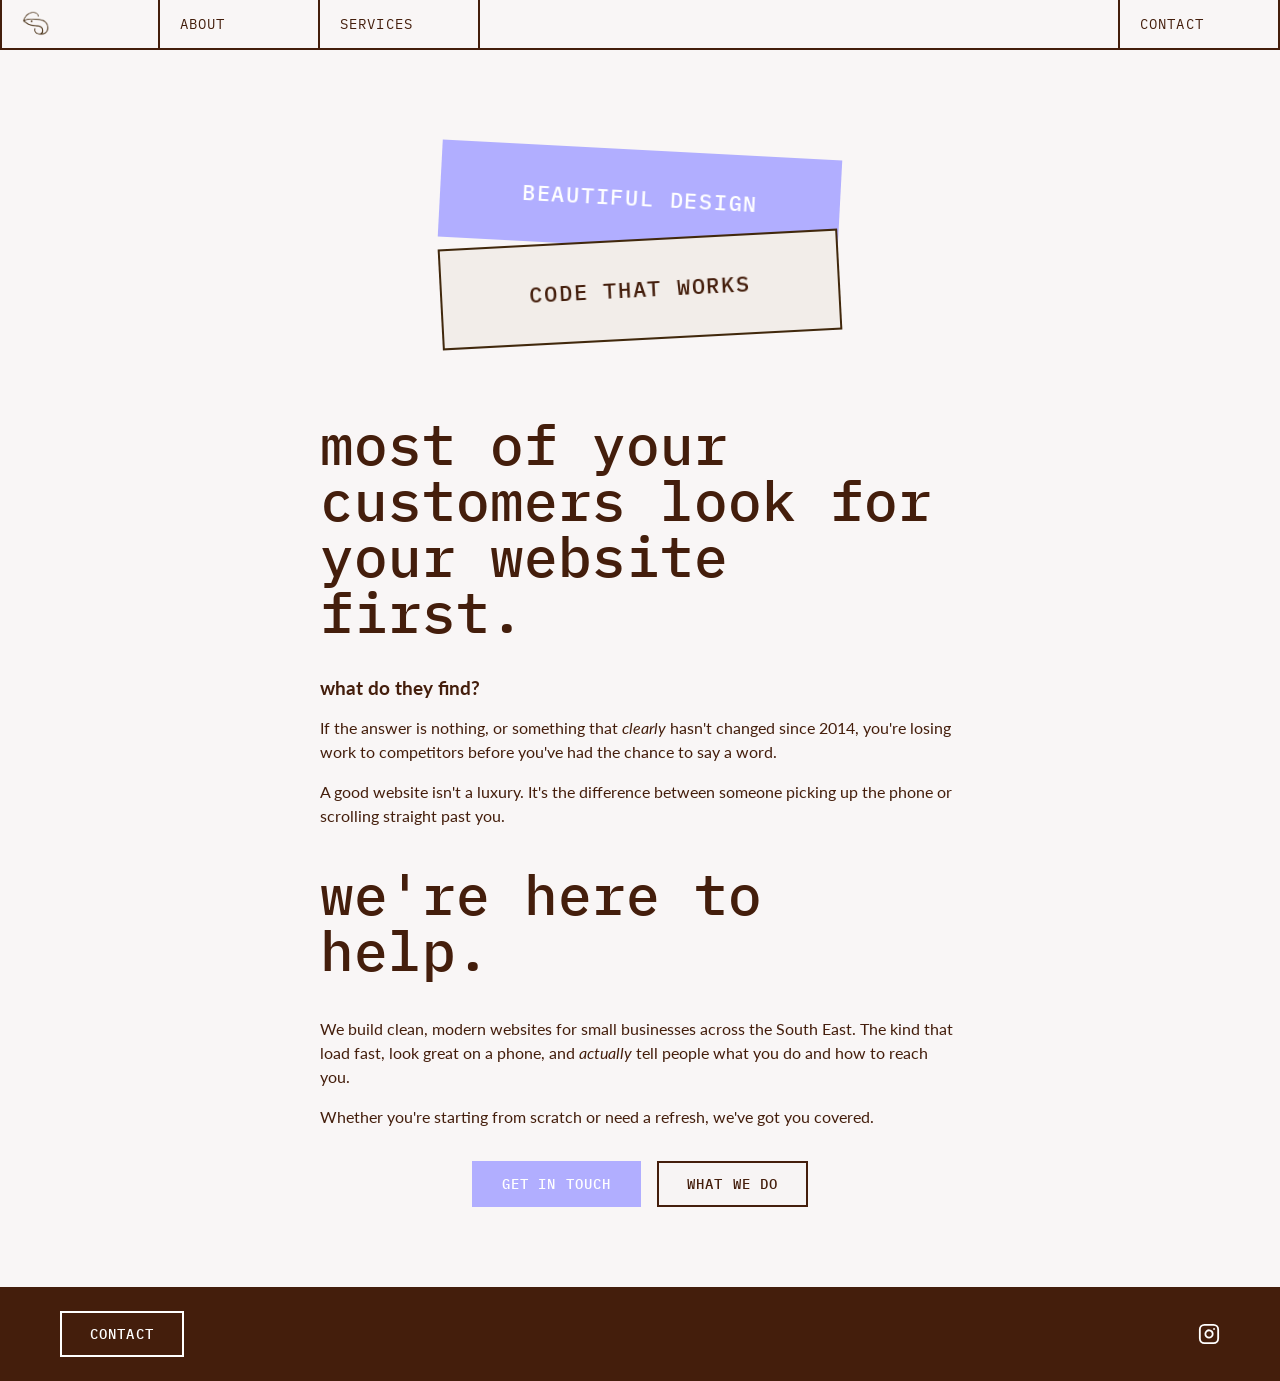
<file: index.html>
<!DOCTYPE html>
<html lang="en">
	<head>
    	<meta charset="utf-8">
    	<meta name="description" content="Your description goes here">
    	<meta name="keywords" content="one, two, three">
		<meta name="viewport" content="width=device-width, initial-scale=1">
		<link rel="preconnect" href="https://fonts.googleapis.com">
		<link rel="preconnect" href="https://fonts.gstatic.com" crossorigin>
		<link href="https://fonts.googleapis.com/css2?family=IBM+Plex+Mono:ital,wght@0,100;0,200;0,300;0,400;0,500;0,600;0,700;1,100;1,200;1,300;1,400;1,500;1,600;1,700&family=Lato:ital,wght@0,100;0,300;0,400;0,700;0,900;1,100;1,300;1,400;1,700;1,900&display=swap" rel="stylesheet">
		<title>Blank Template</title>

		<!-- external CSS link -->
		<link rel="stylesheet" href="css/normalize.css">
		<link rel="stylesheet" href="css/style.css">
	</head>
	<body>
		<header>
    		<nav class="nav primary-nav">
				<ul>
					<li class="nav-logo"><a href="index.html"><img src="prawhn.png" alt="prawhn"></a></li>
					<li><a href="about.html">About</a></li>
					<li><a href="services.html">Services</a></li>
					<li class="nav-spacer"></li>
					<li class="nav-contact"><a href="contact.html">Contact</a></li>
				</ul>
			</nav>
		</header>
		<section>
			<div class="hero-heading">
				<div class="tagbox-stack">
					<div class="tagbox tagbox-1">
						<h3>beautiful design</h3>
					</div>
					<div class="tagbox tagbox-2">
						<h3>code that works</h3>
					</div>
				</div>
			</div>
		</section>
		<section class="pitch-section">
			<h2>most of your customers look for your website first.</h2>
			<h3>what do they find?</h3>
			<p>If the answer is nothing, or something that <span class="italic">clearly</span> hasn't changed since 2014, you're losing work to competitors before you've had the chance to say a word.</p>
			<p>A good website isn't a luxury. It's the difference between someone picking up the phone or scrolling straight past you.</p>
		</section>
		<section class="pitch-section">
			<h2>we're here to help.</h2>
			<p>We build clean, modern websites for small businesses across the South East. The kind that load fast, look great on a phone, and <span class="italic">actually</span> tell people what you do and how to reach you.</p>
			<p>Whether you're starting from scratch or need a refresh, we've got you covered.</p>
			<div class="btn-group">
				<a href="contact.html" class="btn">GET IN TOUCH</a>
				<a href="services.html" class="secondary-btn">WHAT WE DO</a>
			</div>
		</section>
		<footer>
			<a href="contact.html" class="btn btn-footer">Contact</a>
			<a href="https://www.instagram.com/" class="footer-instagram" target="_blank" aria-label="Instagram">
				<svg xmlns="http://www.w3.org/2000/svg" width="22" height="22" viewBox="0 0 24 24" fill="none" stroke="currentColor" stroke-width="2" stroke-linecap="round" stroke-linejoin="round"><rect x="2" y="2" width="20" height="20" rx="5" ry="5"></rect><path d="M16 11.37A4 4 0 1 1 12.63 8 4 4 0 0 1 16 11.37z"></path><line x1="17.5" y1="6.5" x2="17.51" y2="6.5"></line></svg>
			</a>
		</footer>
		<script type="text/javascript" src="js/main.js"></script>
	</body>
</html>
</file>
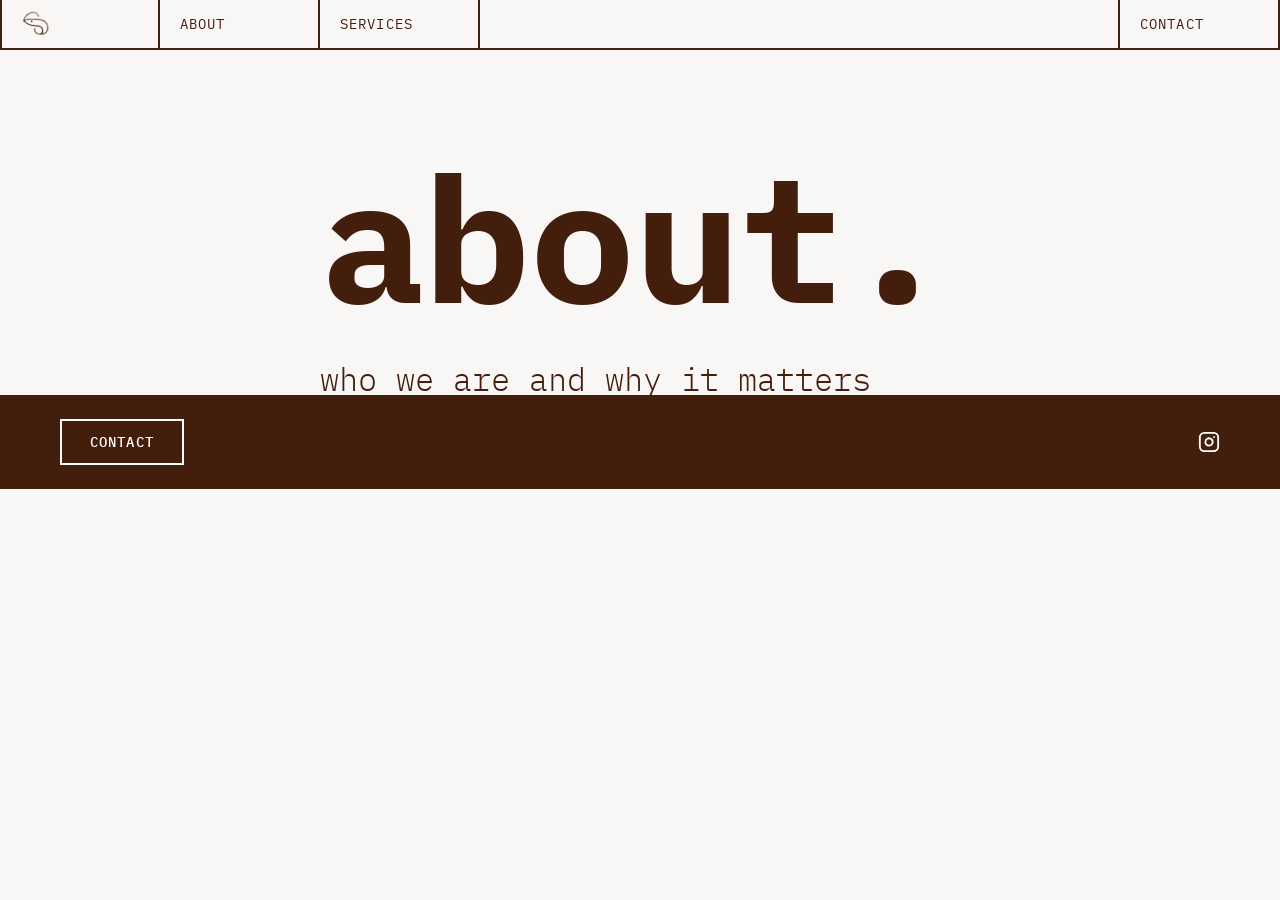
<file: about.html>
<!DOCTYPE html>
<html lang="en">
	<head>
    	<meta charset="utf-8">
    	<meta name="description" content="About Prawhn">
    	<meta name="keywords" content="prawhn, about, branding, strategy">
		<meta name="viewport" content="width=device-width, initial-scale=1">
		<link rel="preconnect" href="https://fonts.googleapis.com">
		<link rel="preconnect" href="https://fonts.gstatic.com" crossorigin>
		<link href="https://fonts.googleapis.com/css2?family=IBM+Plex+Mono:ital,wght@0,100;0,200;0,300;0,400;0,500;0,600;0,700;1,100;1,200;1,300;1,400;1,500;1,600;1,700&family=Lato:ital,wght@0,100;0,300;0,400;0,700;0,900;1,100;1,300;1,400;1,700;1,900&display=swap" rel="stylesheet">
		<title>About — Prawhn</title>

		<!-- external CSS link -->
		<link rel="stylesheet" href="css/normalize.css">
		<link rel="stylesheet" href="css/style.css">
	</head>
	<body>
		<header>
    		<nav class="nav primary-nav">
				<ul>
					<li class="nav-logo"><a href="index.html"><img src="prawhn.png" alt="prawhn"></a></li>
					<li><a href="about.html">About</a></li>
					<li><a href="services.html">Services</a></li>
					<li class="nav-spacer"></li>
					<li class="nav-contact"><a href="contact.html">Contact</a></li>
				</ul>
			</nav>
		</header>
		<section class="pitch-section">
			<h1>about.</h1>
			<h4>who we are and why it matters</h4>
		</section>
		<footer>
			<a href="contact.html" class="btn btn-footer">Contact</a>
			<a href="https://www.instagram.com/" class="footer-instagram" target="_blank" aria-label="Instagram">
				<svg xmlns="http://www.w3.org/2000/svg" width="22" height="22" viewBox="0 0 24 24" fill="none" stroke="currentColor" stroke-width="2" stroke-linecap="round" stroke-linejoin="round"><rect x="2" y="2" width="20" height="20" rx="5" ry="5"></rect><path d="M16 11.37A4 4 0 1 1 12.63 8 4 4 0 0 1 16 11.37z"></path><line x1="17.5" y1="6.5" x2="17.51" y2="6.5"></line></svg>
			</a>
		</footer>
		<script type="text/javascript" src="js/main.js"></script>
	</body>
</html>
</file>
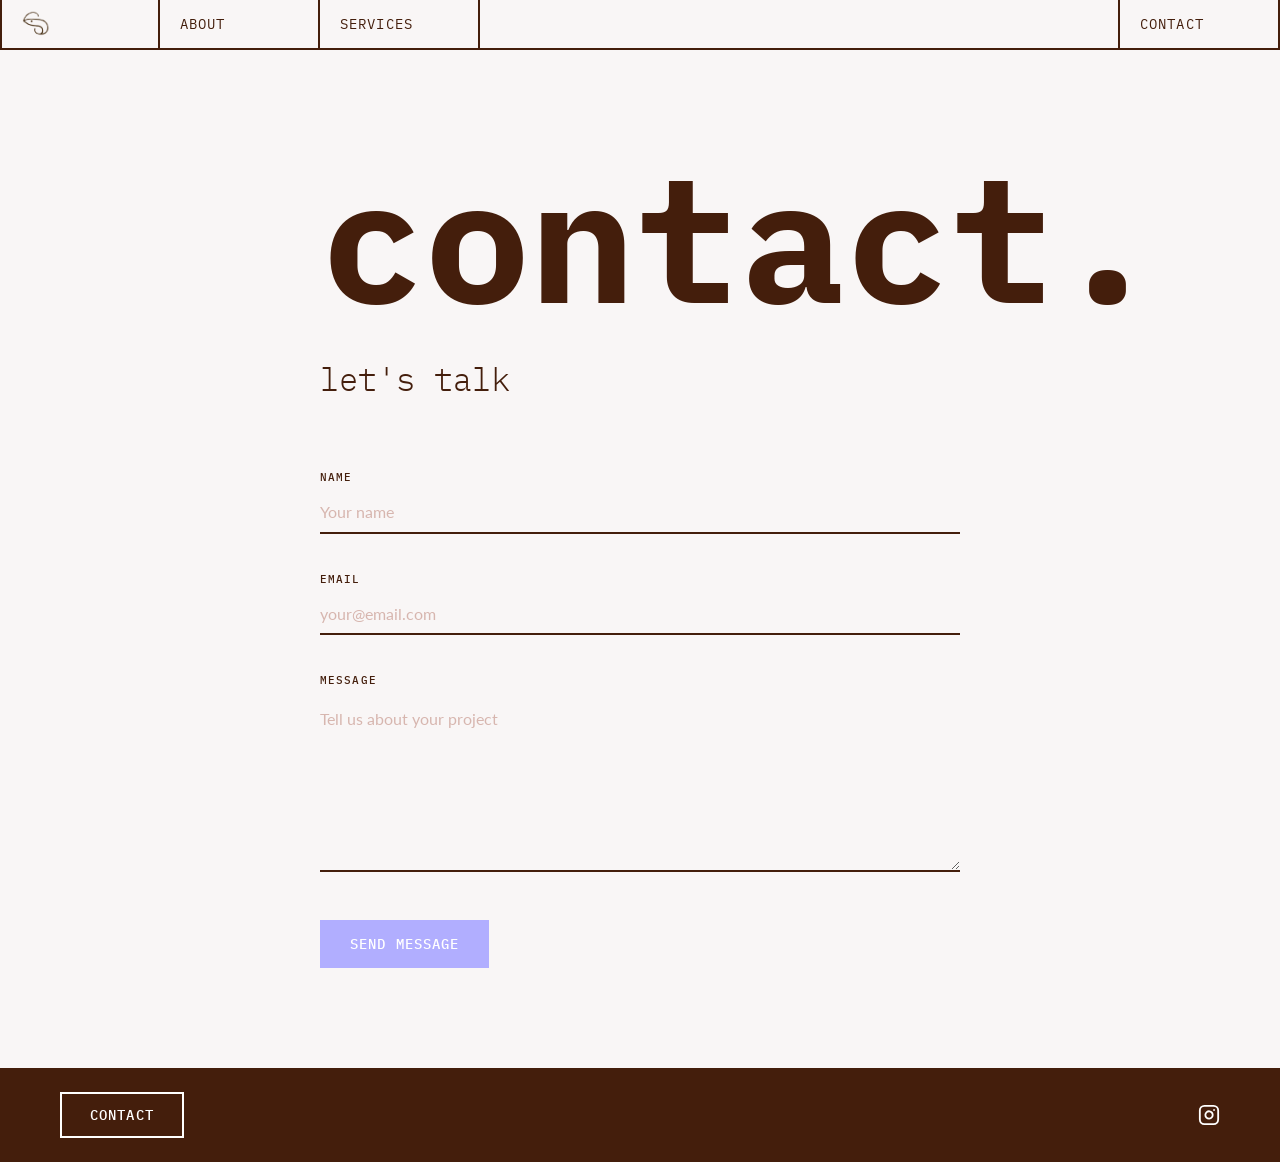
<file: contact.html>
<!DOCTYPE html>
<html lang="en">
	<head>
    	<meta charset="utf-8">
    	<meta name="description" content="Contact Prawhn">
    	<meta name="keywords" content="prawhn, contact, get in touch">
		<meta name="viewport" content="width=device-width, initial-scale=1">
		<link rel="preconnect" href="https://fonts.googleapis.com">
		<link rel="preconnect" href="https://fonts.gstatic.com" crossorigin>
		<link href="https://fonts.googleapis.com/css2?family=IBM+Plex+Mono:ital,wght@0,100;0,200;0,300;0,400;0,500;0,600;0,700;1,100;1,200;1,300;1,400;1,500;1,600;1,700&family=Lato:ital,wght@0,100;0,300;0,400;0,700;0,900;1,100;1,300;1,400;1,700;1,900&display=swap" rel="stylesheet">
		<title>Contact — Prawhn</title>

		<!-- external CSS link -->
		<link rel="stylesheet" href="css/normalize.css">
		<link rel="stylesheet" href="css/style.css">
	</head>
	<body>
		<header>
    		<nav class="nav primary-nav">
				<ul>
					<li class="nav-logo"><a href="index.html"><img src="prawhn.png" alt="prawhn"></a></li>
					<li><a href="about.html">About</a></li>
					<li><a href="services.html">Services</a></li>
					<li class="nav-spacer"></li>
					<li class="nav-contact"><a href="contact.html">Contact</a></li>
				</ul>
			</nav>
		</header>
		<section class="contact-section pitch-section">
			<h1>contact.</h1>
			<h4>let's talk</h4>
			<form class="contact-form" action="#" method="post">
				<div class="form-group">
					<label for="name">Name</label>
					<input type="text" id="name" name="name" placeholder="Your name" required>
				</div>
				<div class="form-group">
					<label for="email">Email</label>
					<input type="email" id="email" name="email" placeholder="your@email.com" required>
				</div>
				<div class="form-group">
					<label for="message">Message</label>
					<textarea id="message" name="message" rows="6" placeholder="Tell us about your project" required></textarea>
				</div>
				<button type="submit" class="btn btn-submit">Send message</button>
			</form>
		</section>
		<footer>
			<a href="contact.html" class="btn btn-footer">Contact</a>
			<a href="https://www.instagram.com/" class="footer-instagram" target="_blank" aria-label="Instagram">
				<svg xmlns="http://www.w3.org/2000/svg" width="22" height="22" viewBox="0 0 24 24" fill="none" stroke="currentColor" stroke-width="2" stroke-linecap="round" stroke-linejoin="round"><rect x="2" y="2" width="20" height="20" rx="5" ry="5"></rect><path d="M16 11.37A4 4 0 1 1 12.63 8 4 4 0 0 1 16 11.37z"></path><line x1="17.5" y1="6.5" x2="17.51" y2="6.5"></line></svg>
			</a>
		</footer>
		<script type="text/javascript" src="js/main.js"></script>
	</body>
</html>
</file>
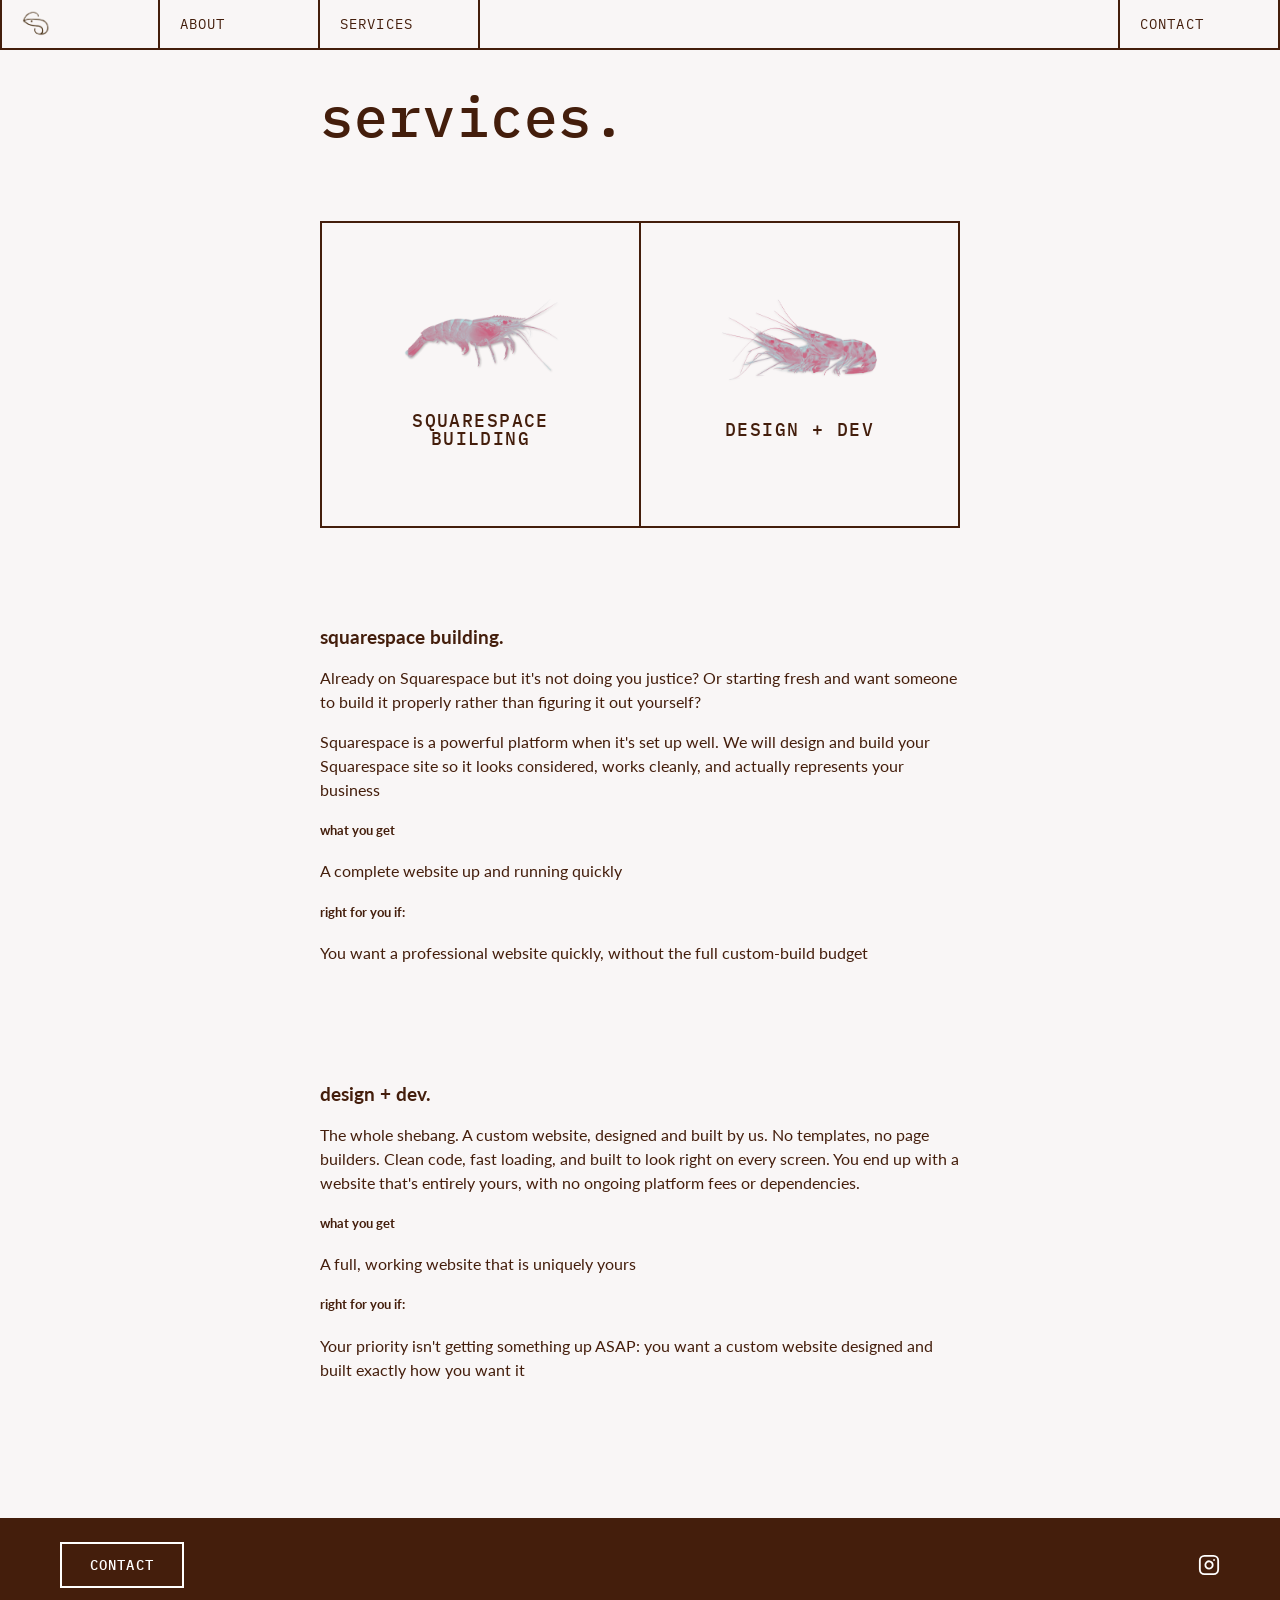
<file: services.html>
<!DOCTYPE html>
<html lang="en">
	<head>
    	<meta charset="utf-8">
    	<meta name="description" content="Services offered by Prawhn">
    	<meta name="keywords" content="prawhn, services, branding, strategy">
		<meta name="viewport" content="width=device-width, initial-scale=1">
		<link rel="preconnect" href="https://fonts.googleapis.com">
		<link rel="preconnect" href="https://fonts.gstatic.com" crossorigin>
		<link href="https://fonts.googleapis.com/css2?family=IBM+Plex+Mono:ital,wght@0,100;0,200;0,300;0,400;0,500;0,600;0,700;1,100;1,200;1,300;1,400;1,500;1,600;1,700&family=Lato:ital,wght@0,100;0,300;0,400;0,700;0,900;1,100;1,300;1,400;1,700;1,900&display=swap" rel="stylesheet">
		<title>Services — Prawhn</title>

		<!-- external CSS link -->
		<link rel="stylesheet" href="css/normalize.css">
		<link rel="stylesheet" href="css/style.css">
	</head>
	<body>
		<header>
    		<nav class="nav primary-nav">
				<ul>
					<li class="nav-logo"><a href="index.html"><img src="prawhn.png" alt="prawhn"></a></li>
					<li><a href="about.html">About</a></li>
					<li><a href="services.html">Services</a></li>
					<li class="nav-spacer"></li>
					<li class="nav-contact"><a href="contact.html">Contact</a></li>
				</ul>
			</nav>
		</header>
		<section class="pitch-section">
			<h2>services.</h2>
		</section>
		<section class="services-grid-section">
			<div class="services-grid">
				<div class="service-card">
					<div class="card-inner">
						<div class="card-front">
							<img src="prawnimg1.png" alt="">
							<h3>squarespace building</h3>
						</div>
						<div class="card-back">
							<h5>for you if:</h5>
							<p>you want a website up and running ASAP, or you already have a squarespace site that needs some TLC</p>
						</div>
					</div>
				</div>
				<div class="service-card">
					<div class="card-inner">
						<div class="card-front">
							<img src="prawnimg2.png" alt="">
							<h3>design + dev</h3>
						</div>
						<div class="card-back">
							<h5>for you if:</h5>
							<p>you want a custom website designed and built exactly how you want it, from scratch</p>
						</div>
					</div>
				</div>
			</div>
		</section>
		<section class="services pitch-section">
			<section>
				<h3>squarespace building.</h3>
				<p>Already on Squarespace but it's not doing you justice? Or starting fresh and want someone to build it properly rather than figuring it out yourself?</p>
				<p>Squarespace is a powerful platform when it's set up well. We will design and build your Squarespace site so it looks considered, works cleanly, and actually represents your business</p>
				<h5>what you get</h5>
				<p>A complete website up and running quickly</p>
				<h5>right for you if:</h5>
				<p>You want a professional website quickly, without the full custom-build budget</p>
			</section>
			<section>
				<h3>design + dev.</h3>
				<p>The whole shebang. A custom website, designed and built by us. No templates, no page builders. Clean code, fast loading, and built to look right on every screen. You end up with a website that's entirely yours, with no ongoing platform fees or dependencies.</p>
				<h5>what you get</h5>
				<p>A full, working website that is uniquely yours</p>
				<h5>right for you if:</h5>
				<p>Your priority isn't getting something up ASAP: you want a custom website designed and built exactly how you want it</p>
			</section>
		</section>
		<footer>
			<a href="contact.html" class="btn btn-footer">Contact</a>
			<a href="https://www.instagram.com/" class="footer-instagram" target="_blank" aria-label="Instagram">
				<svg xmlns="http://www.w3.org/2000/svg" width="22" height="22" viewBox="0 0 24 24" fill="none" stroke="currentColor" stroke-width="2" stroke-linecap="round" stroke-linejoin="round"><rect x="2" y="2" width="20" height="20" rx="5" ry="5"></rect><path d="M16 11.37A4 4 0 1 1 12.63 8 4 4 0 0 1 16 11.37z"></path><line x1="17.5" y1="6.5" x2="17.51" y2="6.5"></line></svg>
			</a>
		</footer>
		<script type="text/javascript" src="js/main.js"></script>
	</body>
</html>
</file>
<file: css/style.css>
/* Box Model Hack */
* {
     box-sizing: border-box;
}

/* HTML5 display-role reset for older browsers */
article, aside, details, figcaption, figure,
footer, header, hgroup, menu, nav, section {
  display: block;
}
body {
  line-height: 1;
}
ol, ul {
  list-style: none;
}
blockquote, q {
  quotes: none;
}
blockquote:before, blockquote:after,
q:before, q:after {
  content: '';
  content: none;
}
table {
  border-collapse: collapse;
  border-spacing: 0;
}

/* Clear fix hack */
.clearfix:after {
     content: ".";
     display: block;
     clear: both;
     visibility: hidden;
     line-height: 0;
     height: 0;
}

.clear {
	clear: both;
}

/******************************************
/* CSS VARIABLES
/*******************************************/

:root {
     /* Colours */
     --color-bg:          #f7f4f4;
     --color-surface:     #f2ede9;
     --color-muted:       #d7b6af;
     --color-text:        #441e0c;
     --color-accent-soft: #b1aeff;
     --color-accent-bold: #eb0a55;
     --color-white:       #ffffff;

     /* Typography */
     --font-display: "IBM Plex Mono", monospace;
     --font-body:    "Lato", sans-serif;
}

/******************************************
/* BASE STYLES
/*******************************************/

body {
     background-color: #f9f6f6;
     color: var(--color-text);
     font-family: var(--font-body);
}

a {
     color: var(--color-text);
     text-decoration: none;
}

p {
     line-height: 1.5;
}

h1 {
     font-family: var(--font-display);
     font-weight: 700;
     font-size: clamp(64px, 14vw, 175px);
     padding: 0;
     margin: clamp(40px, 8vw, 100px) 10px clamp(16px, 3vw, 40px) 40px;
}

h2 {
     font-family: var(--font-display);
     font-weight: 500;
     font-size: clamp(32px, 6vw, 56px);
     padding: 0;
     margin: clamp(40px, 8vw, 100px) 10px clamp(16px, 3vw, 40px) 40px;
     text-align: center;
}

h4 {
     font-family: var(--font-display);
     font-weight: 300;
     font-size: clamp(16px, 2.5vw, 35px);
     margin: 0 0 0 48px;
}

/******************************************
/* INDEX
/*******************************************/

.pitch-section {
     padding: 0 10%;
}

.pitch-section h2 {
     text-align: left;
     margin-top: clamp(16px, 3vw, 40px);
     margin-left: 0;
     margin-right: 0;
}

.pitch-section h1,
.pitch-section h3,
.pitch-section h4,
.pitch-section p {
     margin-left: 0;
     margin-right: 0;
}

.pitch-section .contact-form {
     margin-left: 0;
     margin-right: 0;
}

.italic {
     font-style: italic;
}

@media (min-width: 768px) {
     .pitch-section {
          padding: 0 20%;
     }
}

@media (min-width: 1024px) {
     .pitch-section {
          padding: 0 25%;
     }
}

/******************************************
/* HERO
/*******************************************/

.hero-heading {
     display: flex;
     align-items: center;
     justify-content: center;
}

.tagbox-stack {
     display: flex;
     flex-direction: column;
     align-items: stretch;
     width: min(80vw, 400px);
     margin-top: clamp(40px, 8vw, 100px);
     margin-bottom: clamp(16px, 3vw, 40px);
}

.tagbox {
     position: relative;
     padding: clamp(10px, 1.2vw, 18px) clamp(14px, 1.8vw, 26px);
}

.tagbox h3 {
     font-family: var(--font-display);
     font-size: clamp(14px, 3.5vw, 22px);
     font-weight: 500;
     text-transform: uppercase;
     letter-spacing: 0.08em;
     text-align: center;
}

@keyframes scrapbook-drop-1 {
     0%   { opacity: 0; transform: rotate(14deg) translate(-80px, -50px); }
     65%  { opacity: 1; transform: rotate(1deg) translate(4px, 4px); }
     100% { opacity: 1; transform: rotate(3deg) translate(0, 0); }
}

@keyframes scrapbook-drop-2 {
     0%   { opacity: 0; transform: rotate(-14deg) translate(100px, 10px); }
     65%  { opacity: 1; transform: rotate(-1deg) translate(-4px, 2px); }
     100% { opacity: 1; transform: rotate(-3deg) translate(0, 0); }
}

.tagbox-1 {
     background-color: var(--color-accent-soft);
     transform: rotate(3deg);
     z-index: 1;
     animation: scrapbook-drop-1 0.69s cubic-bezier(0.34, 1.4, 0.64, 1) 0.15s both;
}

.tagbox-1 h3 {
     color: var(--color-white);
}

.tagbox-2 {
     background-color: #f2ede9;
     border: 2px solid #41280c;
     transform: rotate(-3deg);
     margin-top: -8px;
     z-index: 2;
     animation: scrapbook-drop-2 0.69s cubic-bezier(0.34, 1.4, 0.64, 1) 0.45s both;
}

.tagbox-2 h3 {
     color: var(--color-text);
}

/******************************************
/* LAYOUT
/*******************************************/

header {
     border-bottom: 2px solid var(--color-text);
     position: relative;
}

footer {

}

/******************************************
/* DESKTOP NAV (1024px+)
/*******************************************/

.mobile-header {
     display: none;
}

.mobile-nav {
     display: none;
}

.primary-nav {
     display: block;
}

.primary-nav ul {
     display: grid;
     grid-template-columns: repeat(3, minmax(0, 12.5vw)) 1fr minmax(0, 12.5vw);
     margin: 0;
     padding: 0;
     width: 100%;
}

.primary-nav li {
     display: block;
     text-transform: uppercase;
     font-family: var(--font-display);
     font-size: clamp(11px, 1.2vw, 14px);
     font-weight: 400;
     letter-spacing: 0.08em;
     border-right: 2px solid var(--color-text);
}

.primary-nav li:first-child {
     border-left: 2px solid var(--color-text);
}

.nav-spacer {
     border: none;
}

.nav-logo a {
     display: flex;
     align-items: center;
     padding: 3px 20px;
}

.nav-logo img {
     height: 28px;
     width: auto;
     display: block;
}

.primary-nav li a {
     display: flex;
     align-items: center;
     padding: 10px 20px;
     height: 100%;
}

.primary-nav li:not(.nav-spacer):hover {
     background-color: var(--color-accent-bold);
}

.primary-nav li:not(.nav-spacer):hover a {
     color: var(--color-white);
}

/******************************************
/* TABLET NAV (768px–1024px)
/*******************************************/

@media (max-width: 1024px) {

     .primary-nav ul {
          grid-template-columns: repeat(3, minmax(0, 18vw)) 1fr minmax(0, 18vw);
     }

     .primary-nav li {
          font-size: 10px;
          letter-spacing: 0.04em;
     }

     .primary-nav li a {
          padding: 8px 14px;
     }

     .nav-logo a {
          padding: 3px 14px;
     }

     .nav-logo img {
          height: 20px;
     }

}

/******************************************
/* MOBILE NAV (below 768px)
/*******************************************/

@media (max-width: 768px) {

     /* Hide desktop nav */
     .primary-nav {
          display: none;
     }

     /* Show mobile header bar */
     .mobile-header {
          display: flex;
          align-items: center;
          justify-content: space-between;
          padding: 16px 20px;
     }

     .mobile-logo {
          font-family: var(--font-display);
          font-weight: 700;
          font-size: 20px;
          color: var(--color-text);
          text-decoration: none;
     }

     /* Hamburger button */
     .hamburger {
          display: flex;
          flex-direction: column;
          justify-content: space-between;
          width: 24px;
          height: 16px;
          background: none;
          border: none;
          cursor: pointer;
          padding: 0;
     }

     .hamburger span {
          display: block;
          width: 100%;
          height: 2px;
          background-color: var(--color-text);
          transition: all 0.25s ease;
          transform-origin: center;
     }

     /* Hamburger → ✕ when open */
     .hamburger.is-open span:nth-child(1) {
          transform: translateY(7px) rotate(45deg);
     }

     .hamburger.is-open span:nth-child(2) {
          opacity: 0;
     }

     .hamburger.is-open span:nth-child(3) {
          transform: translateY(-7px) rotate(-45deg);
     }

     /* Mobile nav overlay */
     .mobile-nav {
          display: block;
          position: absolute;
          top: 100%;
          right: 0;
          width: 50%;
          background-color: var(--color-bg);
          border-left: 2px solid var(--color-text);
          border-bottom: 2px solid var(--color-text);
          z-index: 100;

          /* Hidden by default */
          opacity: 0;
          pointer-events: none;
          transform: translateY(-8px);
          transition: opacity 0.25s ease, transform 0.25s ease;
     }

     .mobile-nav.is-open {
          opacity: 1;
          pointer-events: all;
          transform: translateY(0);
     }

     .mobile-nav ul {
          margin: 0;
          padding: 0;
     }

     .mobile-nav li {
          display: block;
          border-bottom: 2px solid var(--color-text);
          font-family: var(--font-display);
          font-size: 13px;
          font-weight: 400;
          text-transform: uppercase;
          letter-spacing: 0.08em;
     }

     .mobile-nav li:last-child {
          border-bottom: none;
     }

     .mobile-nav li a {
          display: block;
          padding: 18px 20px;
          color: var(--color-text);
     }

     .mobile-nav li:hover {
          background-color: var(--color-accent-bold);
     }

     .mobile-nav li:hover a {
          color: var(--color-white);
     }

}

/******************************************
/* SERVICES
/*******************************************/

.services section + section {
     margin-top: clamp(60px, 10vw, 120px);
}

.services section:last-child {
     padding-bottom: clamp(60px, 10vw, 120px);
}

.services-grid-section {
     display: flex;
     justify-content: center;
     margin: clamp(32px, 6vw, 80px) 0 clamp(40px, 8vw, 100px);
}

.services-grid {
     display: flex;
     gap: 0;
     width: 50%;
}

.service-card + .service-card {
     margin-left: -2px;
}

.service-card {
     flex: 1;
     min-height: clamp(200px, 24vw, 320px);
     display: grid;
     perspective: 800px;
     cursor: pointer;
}

.card-inner {
     position: relative;
     transform-style: preserve-3d;
     transition: transform 0.5s ease;
}

.card-inner.is-flipped {
     transform: rotateY(180deg);
}

.card-front,
.card-back {
     position: absolute;
     inset: 0;
     display: flex;
     flex-direction: column;
     align-items: center;
     justify-content: center;
     gap: 16px;
     padding: clamp(20px, 3vw, 40px);
     overflow: hidden;
     border: 2px solid var(--color-text);
     backface-visibility: hidden;
     -webkit-backface-visibility: hidden;
}

.card-front img {
     width: 70%;
     height: auto;
     display: block;
}

.card-back {
     transform: rotateY(180deg);
     background-color: #f2ede9;
}

.service-card h3 {
     font-family: var(--font-display);
     font-size: clamp(13px, 1.4vw, 18px);
     font-weight: 500;
     text-transform: uppercase;
     text-align: center;
     letter-spacing: 0.08em;
}

.service-card p {
     font-family: var(--font-body);
     font-size: 15px;
     line-height: 1.6;
     text-align: center;
}

@media (max-width: 1024px) and (min-width: 769px) {

     .services-grid {
          width: 65%;
     }

}

@media (max-width: 768px) {

     .services-grid {
          flex-direction: column;
          width: 65%;
     }

     .service-card + .service-card {
          margin-left: 0;
          margin-top: -2px;
     }


     .service-card {
          min-height: clamp(175px, 40vw, 290px);
     }

}

/******************************************
/* CONTACT FORM
/*******************************************/

.contact-form {
     margin: clamp(32px, 6vw, 80px) 40px clamp(40px, 8vw, 100px) 40px;
     max-width: 640px;
}

.form-group {
     display: flex;
     flex-direction: column;
     margin-bottom: clamp(24px, 4vw, 40px);
}

.form-group label {
     font-family: var(--font-display);
     font-size: 11px;
     font-weight: 500;
     text-transform: uppercase;
     letter-spacing: 0.1em;
     color: var(--color-text);
     margin-bottom: 10px;
}

.form-group input,
.form-group textarea {
     background: transparent;
     border: none;
     border-bottom: 2px solid var(--color-text);
     color: var(--color-text);
     font-family: var(--font-body);
     font-size: 16px;
     padding: 10px 0;
     width: 100%;
     outline: none;
     transition: border-color 0.2s ease;
}

.form-group textarea {
     resize: vertical;
     line-height: 1.6;
}

.form-group input::placeholder,
.form-group textarea::placeholder {
     color: var(--color-muted);
}

.form-group input:focus,
.form-group textarea:focus {
     border-bottom-color: var(--color-accent-bold);
}

.btn-submit {
     background-color: var(--color-accent-bold);
     margin-top: 8px;
}

.btn-submit:hover {
     background-color: var(--color-accent-bold);
}

/******************************************
/* BUTTONS
/*******************************************/

.btn {
     display: inline-block;
     background-color: var(--color-accent-soft);
     color: var(--color-white);
     font-family: var(--font-display);
     font-size: 14px;
     font-weight: 500;
     text-transform: uppercase;
     letter-spacing: 0.08em;
     padding: 14px 28px;
     border: 2px solid var(--color-accent-soft);
     cursor: pointer;
     text-decoration: none;
}

.btn-group {
     display: flex;
     gap: 16px;
     flex-wrap: wrap;
     width: max-content;
     margin: clamp(16px, 3vw, 32px) auto clamp(40px, 8vw, 80px);
}

.btn-group .btn,
.btn-group .secondary-btn {
     flex: 1 1 0;
     text-align: center;
     white-space: nowrap;
}

.secondary-btn {
     display: inline-block;
     background-color: var(--color-bg);
     color: var(--color-text);
     font-family: var(--font-display);
     font-size: 14px;
     font-weight: 500;
     text-transform: uppercase;
     letter-spacing: 0.08em;
     padding: 14px 28px;
     border: 2px solid var(--color-text);
     cursor: pointer;
     text-decoration: none;
}

/******************************************
/* FOOTER
/*******************************************/

footer {
     background-color: var(--color-text);
     padding: clamp(10px, 2vw, 24px) clamp(24px, 5vw, 60px);
     display: flex;
     align-items: center;
     justify-content: space-between;
}

.btn-footer {
     background: transparent;
     border: 2px solid var(--color-white);
     color: var(--color-white);
}

.btn-footer:hover {
     background: var(--color-white);
     color: var(--color-text);
}

.footer-instagram {
     color: var(--color-white);
     display: flex;
     align-items: center;
}

.footer-instagram:hover {
     color: var(--color-accent-bold);
}
</file>
